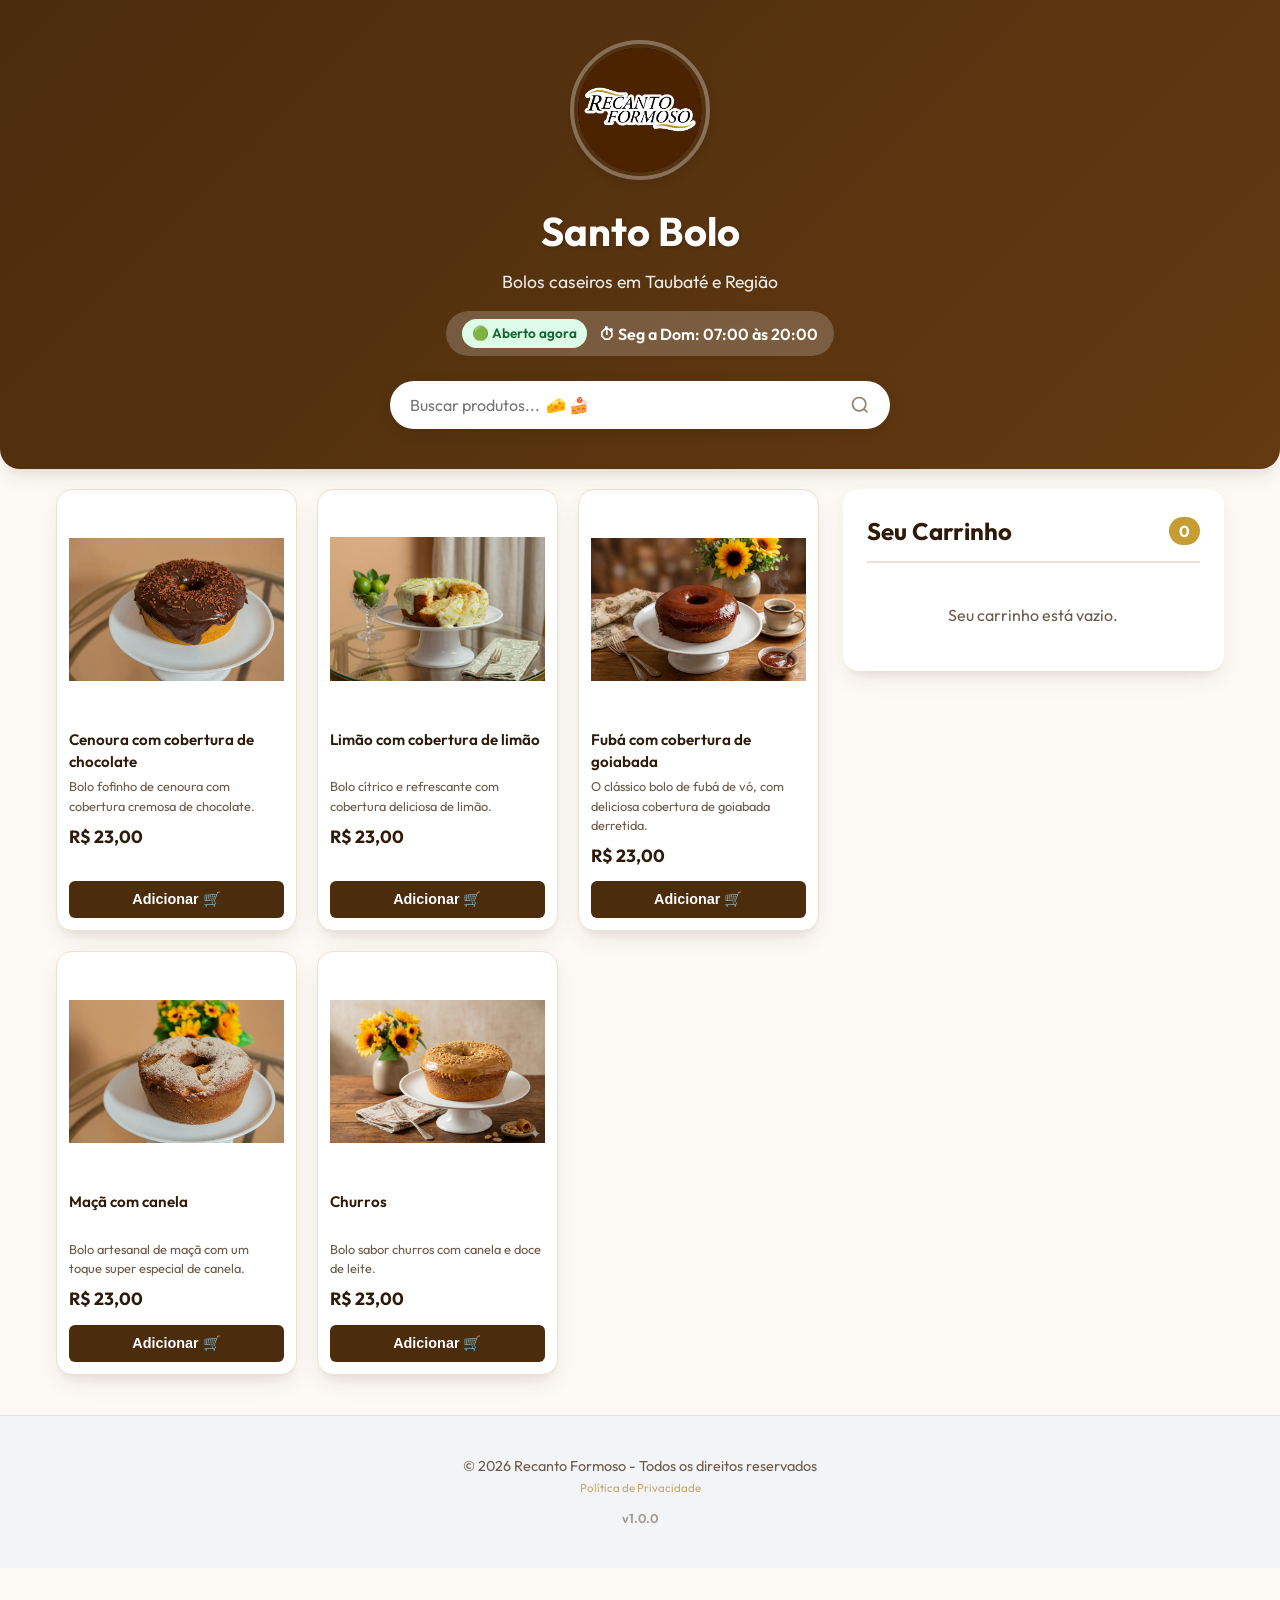
<file: bolos/index.html>
<!DOCTYPE html>
<html lang="pt-BR">

<head>
    <meta charset="UTF-8">
    <meta name="viewport" content="width=device-width, initial-scale=1.0">
    <title>Santo Bolo Taubaté | Bolos Artesanais e Caseiros com Entrega</title>
    <meta name="description" content="Encomende os melhores bolos artesanais e caseiros de Taubaté no Santo Bolo (Recanto Formoso). Bolos frescos, receitas de família e entrega rápida em Taubaté e região. Peça pelo WhatsApp!">
    <meta name="keywords" content="bolos taubaté, bolo caseiro taubaté, entrega de bolos taubaté, santo bolo, recanto formoso taubaté, bolos artesanais">
    <link rel="icon" type="image/png" href="./favicon-96x96.png" sizes="96x96" />
    <link rel="shortcut icon" href="./favicon.ico" />
    <link rel="apple-touch-icon" sizes="180x180" href="./apple-touch-icon.png" />
    <meta name="apple-mobile-web-app-title" content="Santo Bolo" />
    <meta name="mobile-web-app-capable" content="yes">
    <meta name="apple-mobile-web-app-capable" content="yes">
    <meta name="apple-mobile-web-app-status-bar-style" content="black-translucent">
    <meta name="theme-color" content="#4a3728">
    
    <!-- Open Graph / Facebook -->
    <meta property="og:type" content="website">
    <meta property="og:url" content="https://recantoformoso.com/bolos/">
    <meta property="og:title" content="Santo Bolo Taubaté | Bolos Artesanais">
    <meta property="og:description" content="Encomende os melhores bolos artesanais e caseiros de Taubaté. Peça pelo nosso aplicativo!">
    <meta property="og:image" content="https://recantoformoso.com/bolos/imgs/logo-recanto-fundo-out.png">

    <!-- Twitter -->
    <meta property="twitter:card" content="summary_large_image">
    <meta property="twitter:url" content="https://recantoformoso.com/bolos/">
    <meta property="twitter:title" content="Santo Bolo Taubaté | Bolos Artesanais">
    <meta property="twitter:description" content="Encomende os melhores bolos artesanais e caseiros de Taubaté. Peça pelo nosso aplicativo!">
    <meta property="twitter:image" content="https://recantoformoso.com/bolos/imgs/logo-recanto-fundo-out.png">

    <link rel="manifest" href="manifest.json" />
    <link rel="stylesheet" href="style.css">
    <link rel="preconnect" href="https://fonts.googleapis.com">
    <link rel="preconnect" href="https://fonts.gstatic.com" crossorigin>
    <link href="https://fonts.googleapis.com/css2?family=Outfit:wght@300;400;600;700&display=swap" rel="stylesheet">
    
    <!-- JSON-LD Structured Data for Local SEO -->
    <script type="application/ld+json">
    {
      "@context": "https://schema.org",
      "@type": "Bakery",
      "name": "Santo Bolo",
      "image": "imgs/logo-recanto-fundo-out.png",
      "@id": "https://recantoformoso.com/bolos/",
      "url": "https://recantoformoso.com/bolos/",
      "telephone": "+5512991885428",
      "priceRange": "$",
      "address": {
        "@type": "PostalAddress",
        "streetAddress": "Recanto Formoso",
        "addressLocality": "Taubaté",
        "addressRegion": "SP",
        "addressCountry": "BR"
      },
      "openingHoursSpecification": {
        "@type": "OpeningHoursSpecification",
        "dayOfWeek": [
          "Monday", "Tuesday", "Wednesday", "Thursday", "Friday", "Saturday", "Sunday"
        ],
        "opens": "07:00",
        "closes": "20:00"
      },
      "areaServed": [
        {
          "@type": "City",
          "name": "Taubaté"
        },
        {
          "@type": "City",
          "name": "Tremembé"
        },
        {
          "@type": "City",
          "name": "Pindamonhangaba"
        }
      ]
    }
    </script>
</head>

<body>

    <!-- Header / Banner -->
    <header class="store-header">
        <div class="header-overlay"></div>
        <div class="header-content">
            <img src="imgs/logo-recanto-fundo-out.png" alt="Logo Santo Bolo" class="store-logo">
            <h1 class="store-name">Santo Bolo</h1>
            <p class="store-subtitle">Bolos caseiros em Taubaté e Região</p>
            <div class="store-info">
                <span id="store-status" class="status-badge">Verificando...</span>
                <span class="opening-hours">⏱ Seg a Dom: 07:00 às 20:00</span>
            </div>

            <!-- Search Bar -->
            <div class="search-container">
                <input type="text" id="product-search" placeholder="Buscar produtos...  🧀 🍰" onkeyup="filterMenu()">
                <svg class="search-icon" viewBox="0 0 24 24" width="20" height="20" stroke="currentColor"
                    stroke-width="2" fill="none">
                    <circle cx="11" cy="11" r="8"></circle>
                    <line x1="21" y1="21" x2="16.65" y2="16.65"></line>
                </svg>
            </div>
        </div>
    </header>

    <!-- Category Nav Bar -->
    <nav class="category-nav" id="category-nav">
        <!-- Categories will be injected here -->
    </nav>

    <!-- Out of hours banner -->
    <div id="closed-banner" class="closed-banner hidden">
        Estamos fora do horário de atendimento, mas você pode adiantar o seu pedido! Envie agora e ele será atendido assim que abrirmos.
    </div>

    <!-- Main Container -->
    <main class="container">
        <!-- Menu Section -->
        <section class="menu-section" id="menu-section">
            <!-- Categories will be injected here -->
        </section>

        <!-- Cart Section -->
        <section class="cart-section">
            <div class="cart-header">
                <h2>Seu Carrinho</h2>
                <span id="cart-count" class="cart-badge">0</span>
            </div>

            <div id="cart-items" class="cart-items">
                <p class="empty-cart-msg">Seu carrinho está vazio.</p>
            </div>

            <div class="cart-summary hidden" id="cart-summary">
                <div class="cart-row">
                    <span>Subtotal:</span>
                    <span id="subtotal-price">R$ 0,00</span>
                </div>
                <div class="cart-row" id="delivery-fee-row">
                    <span>Taxa de Entrega:</span>
                    <span id="delivery-fee-value">R$ 0,00</span>
                </div>
                <div class="cart-total">
                    <span>Total:</span>
                    <span id="total-price">R$ 0,00</span>
                </div>

                <div class="checkout-form">
                    <h3>Finalizar Pedido</h3>

                    <div class="form-group">
                        <label for="customer-name">Seu Nome</label>
                        <input type="text" id="customer-name" placeholder="Ex: João Silva" required>
                    </div>

                    <div class="form-group">
                        <label>Tipo de Entrega</label>
                        <div class="delivery-options">
                            <label class="radio-label">
                                <input type="radio" name="delivery-type" value="entrega"
                                    onchange="toggleAddress()">
                                Entregar em Casa
                            </label>
                            <label class="radio-label">
                                <input type="radio" name="delivery-type" value="retirada" checked onchange="toggleAddress()">
                                Retirar na Loja
                            </label>
                        </div>
                    </div>

                    <div class="form-group" id="address-group">
                        <label for="customer-address">Endereço de Entrega</label>
                        <input type="text" id="customer-address" placeholder="Rua, Número, Bairro">
                    </div>

                    <div class="form-group">
                        <label for="order-notes">Observações (opcional)</label>
                        <textarea id="order-notes" rows="2"
                            placeholder="Ex: Troco para 50, sem açúcar no suco..."></textarea>
                    </div>

                    <button class="btn-primary" id="btn-checkout" onclick="sendToWhatsApp()">
                        <svg viewBox="0 0 24 24" width="24" height="24" stroke="currentColor" stroke-width="2"
                            fill="none" stroke-linecap="round" stroke-linejoin="round">
                            <path
                                d="M22 16.92v3a2 2 0 0 1-2.18 2 19.79 19.79 0 0 1-8.63-3.07 19.5 19.5 0 0 1-6-6 19.79 19.79 0 0 1-3.07-8.67A2 2 0 0 1 4.11 2h3a2 2 0 0 1 2 1.72 12.84 12.84 0 0 0 .7 2.81 2 2 0 0 1-.45 2.11L8.09 9.91a16 16 0 0 0 6 6l1.27-1.27a2 2 0 0 1 2.11-.45 12.84 12.84 0 0 0 2.81.7A2 2 0 0 1 22 16.92z">
                            </path>
                        </svg>
                        Enviar pedido pelo WhatsApp
                    </button>
                </div>
            </div>
        </section>
    </main>

    <!-- Floating Cart Button for Mobile -->
    <button class="floating-cart" id="floating-cart" onclick="scrollToCart()">
        <div class="floating-cart-content">
            <span class="floating-cart-icon">🛒</span>
            <div class="floating-cart-info">
                <span class="floating-cart-text">Ver Carrinho</span>
                <span class="floating-cart-details">
                    <span id="floating-cart-count">0</span> itens • <span id="floating-cart-total">R$ 0,00</span>
                </span>
            </div>
        </div>
    </button>

    <footer class="main-footer">
        <p>&copy; 2026 Recanto Formoso - Todos os direitos reservados</p>
        <p><a href="privacidade.html" style="color: #c9a66b; text-decoration: none; font-size: 0.8em;">Política de Privacidade</a></p>
        <p class="app-version">v<span id="app-version-val">0.0.0</span></p>
    </footer>

    <script src="data.js"></script>
    <script src="app.js"></script>
</body>

</html>
</file>
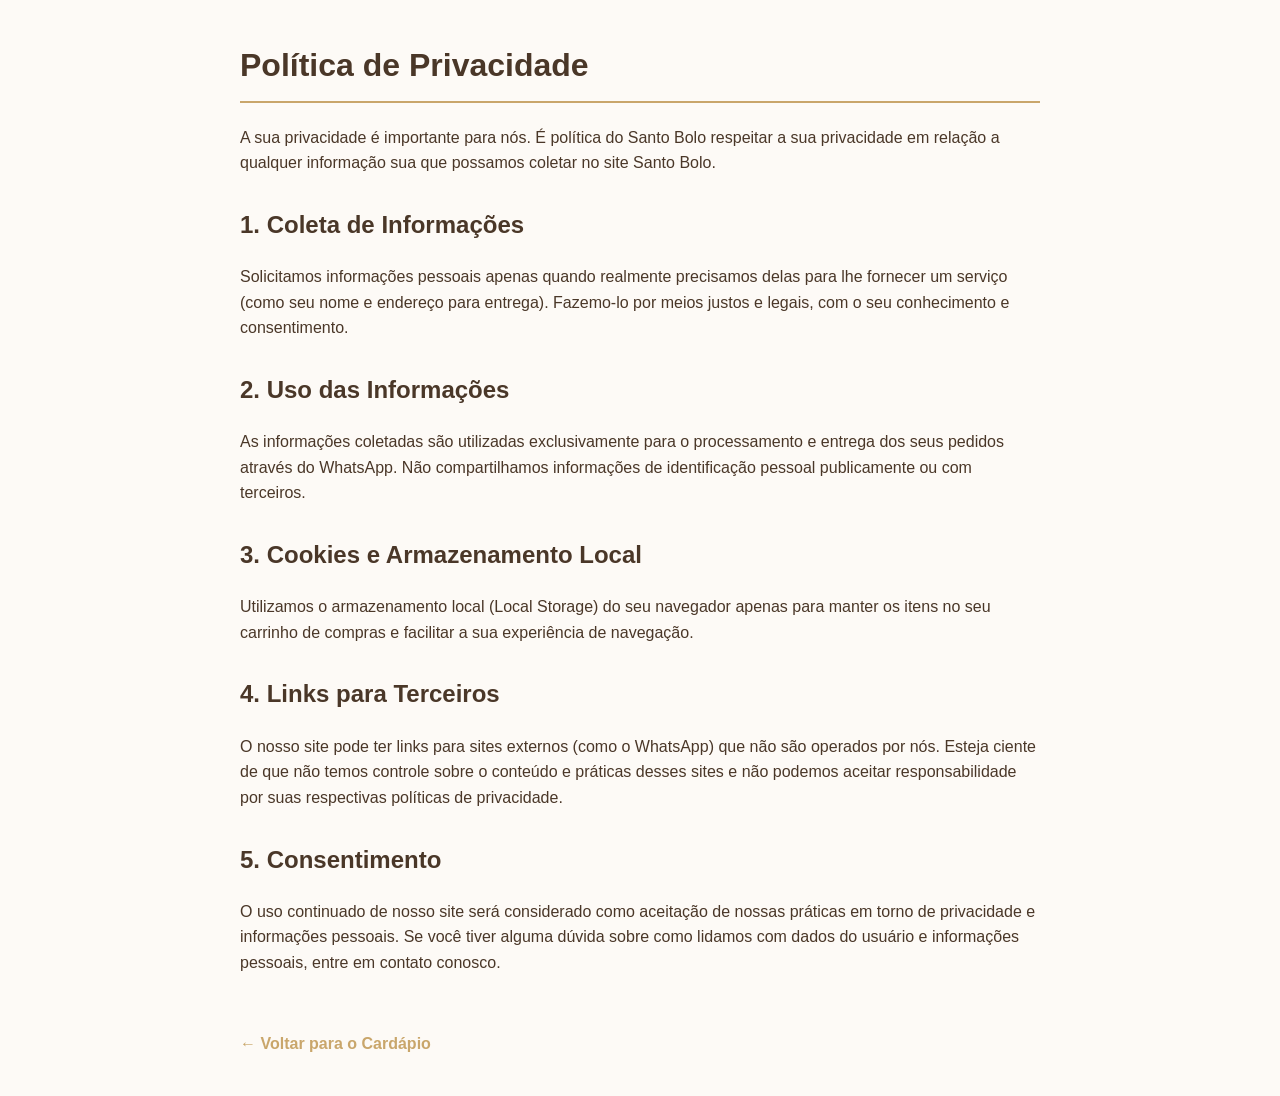
<file: bolos/privacidade.html>
<!DOCTYPE html>
<html lang="pt-BR">
<head>
    <meta charset="UTF-8">
    <meta name="viewport" content="width=device-width, initial-scale=1.0">
    <title>Política de Privacidade | Santo Bolo</title>
    <style>
        body { font-family: 'Outfit', sans-serif; line-height: 1.6; color: #4a3728; max-width: 800px; margin: 40px auto; padding: 0 20px; background-color: #fdfaf6; }
        h1 { color: #4a3728; border-bottom: 2px solid #c9a66b; padding-bottom: 10px; }
        h2 { color: #4a3728; margin-top: 30px; }
        p { margin-bottom: 15px; }
        .back-link { display: inline-block; margin-top: 40px; color: #c9a66b; text-decoration: none; font-weight: bold; }
    </style>
</head>
<body>
    <h1>Política de Privacidade</h1>
    <p>A sua privacidade é importante para nós. É política do Santo Bolo respeitar a sua privacidade em relação a qualquer informação sua que possamos coletar no site Santo Bolo.</p>
    
    <h2>1. Coleta de Informações</h2>
    <p>Solicitamos informações pessoais apenas quando realmente precisamos delas para lhe fornecer um serviço (como seu nome e endereço para entrega). Fazemo-lo por meios justos e legais, com o seu conhecimento e consentimento.</p>
    
    <h2>2. Uso das Informações</h2>
    <p>As informações coletadas são utilizadas exclusivamente para o processamento e entrega dos seus pedidos através do WhatsApp. Não compartilhamos informações de identificação pessoal publicamente ou com terceiros.</p>
    
    <h2>3. Cookies e Armazenamento Local</h2>
    <p>Utilizamos o armazenamento local (Local Storage) do seu navegador apenas para manter os itens no seu carrinho de compras e facilitar a sua experiência de navegação.</p>
    
    <h2>4. Links para Terceiros</h2>
    <p>O nosso site pode ter links para sites externos (como o WhatsApp) que não são operados por nós. Esteja ciente de que não temos controle sobre o conteúdo e práticas desses sites e não podemos aceitar responsabilidade por suas respectivas políticas de privacidade.</p>
    
    <h2>5. Consentimento</h2>
    <p>O uso continuado de nosso site será considerado como aceitação de nossas práticas em torno de privacidade e informações pessoais. Se você tiver alguma dúvida sobre como lidamos com dados do usuário e informações pessoais, entre em contato conosco.</p>

    <a href="index.html" class="back-link">← Voltar para o Cardápio</a>
</body>
</html>
</file>
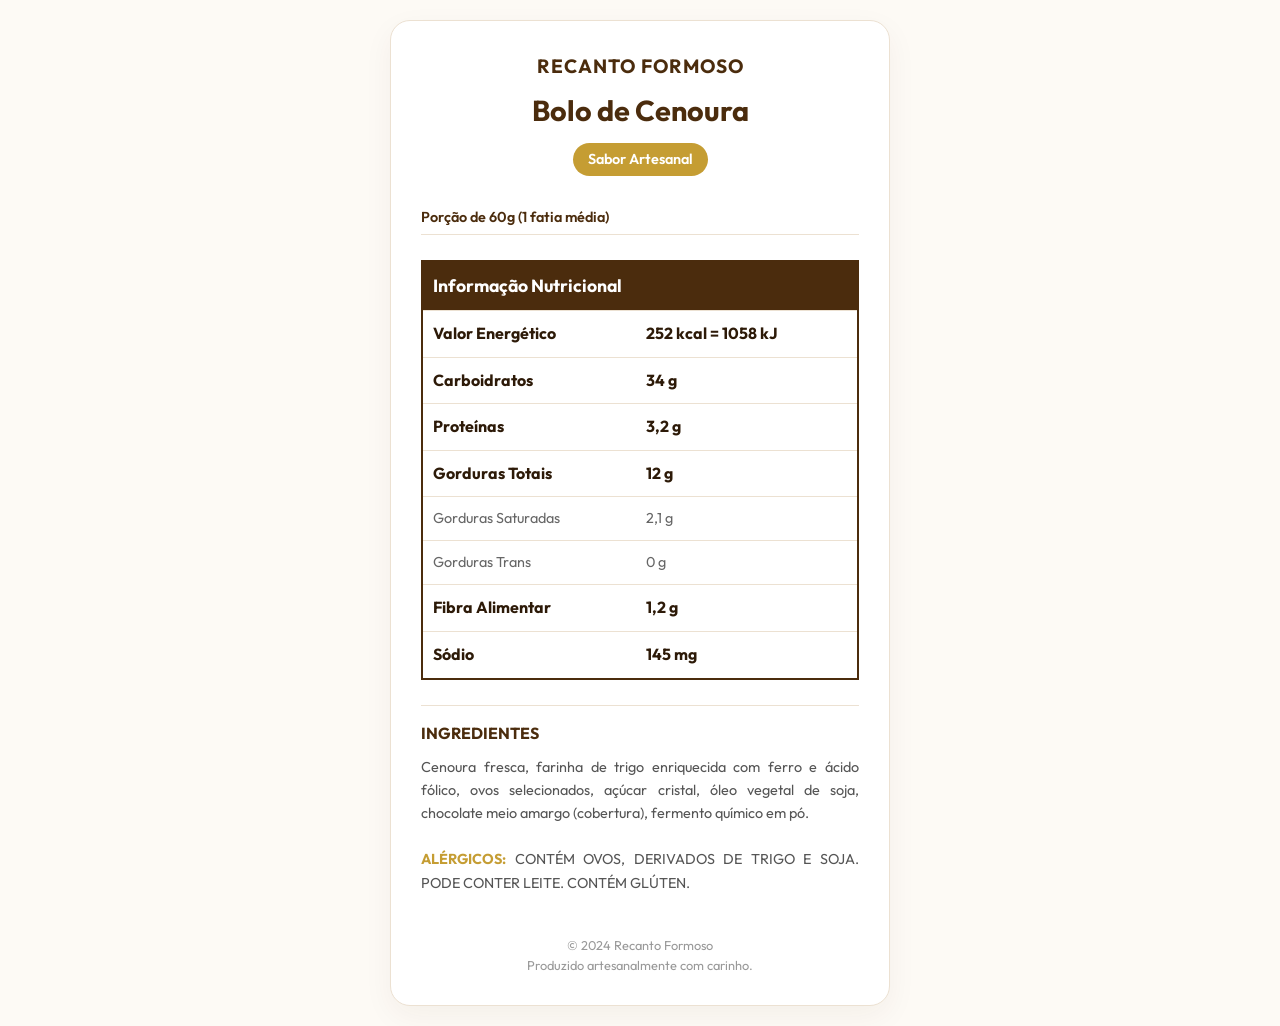
<file: tab-nutri/bolo-cenoura.html>
<!DOCTYPE html>
<html lang="pt-BR">
<head>
    <meta charset="UTF-8">
    <meta name="viewport" content="width=device-width, initial-scale=1.0">
    <title>Informação Nutricional - Bolo de Cenoura | Recanto Formoso</title>
    <link rel="icon" type="image/png" href="../favicon-96x96.png" sizes="96x96" />
    <link rel="shortcut icon" href="../favicon.ico" />
    <link rel="apple-touch-icon" sizes="180x180" href="../apple-touch-icon.png" />
    <meta name="apple-mobile-web-app-title" content="Recanto Formoso" />
    <link rel="manifest" href="../site.webmanifest" />
    <link href="https://fonts.googleapis.com/css2?family=Outfit:wght@300;400;600;700&display=swap" rel="stylesheet">
    <style>
        :root {
            --primary: #4b2c0d;
            --accent: #c59d33;
            --bg: #fdfaf5;
            --text: #2d1a08;
            --border: #ece1d2;
        }

        * {
            margin: 0;
            padding: 0;
            box-sizing: border-box;
        }

        body {
            font-family: 'Outfit', sans-serif;
            background-color: var(--bg);
            color: var(--text);
            line-height: 1.6;
            padding: 20px;
            display: flex;
            justify-content: center;
        }

        .container {
            max-width: 500px;
            width: 100%;
            background: white;
            border-radius: 20px;
            padding: 30px;
            box-shadow: 0 10px 30px rgba(75, 44, 13, 0.05);
            border: 1px solid var(--border);
        }

        .header {
            text-align: center;
            margin-bottom: 30px;
        }

        .logo-text {
            color: var(--primary);
            font-weight: 700;
            font-size: 1.2rem;
            text-transform: uppercase;
            letter-spacing: 1px;
            margin-bottom: 5px;
            display: block;
        }

        .product-name {
            font-size: 1.8rem;
            color: var(--primary);
            margin-bottom: 10px;
        }

        .badge {
            background: var(--accent);
            color: white;
            padding: 5px 15px;
            border-radius: 20px;
            font-size: 0.9rem;
            font-weight: 600;
            display: inline-block;
        }

        .nutrition-table {
            width: 100%;
            border-collapse: collapse;
            margin: 25px 0;
            border: 2px solid var(--primary);
        }

        .nutrition-table th, .nutrition-table td {
            padding: 10px;
            text-align: left;
            border-bottom: 1px solid var(--border);
        }

        .nutrition-table th {
            background-color: var(--primary);
            color: white;
            font-size: 1.1rem;
        }

        .row-main {
            font-weight: 700;
            font-size: 1rem;
        }

        .row-sub {
            padding-left: 25px !important;
            font-size: 0.9rem;
            color: #666;
        }

        .portion-info {
            font-size: 0.9rem;
            color: var(--primary);
            font-weight: 600;
            margin-bottom: 5px;
            border-bottom: 1px solid var(--border);
            padding-bottom: 5px;
        }

        .ingredients-section {
            margin-top: 25px;
            padding-top: 15px;
            border-top: 1px solid var(--border);
        }

        .ingredients-title {
            font-weight: 700;
            color: var(--primary);
            margin-bottom: 10px;
            font-size: 1rem;
            text-transform: uppercase;
        }

        .ingredients-list {
            font-size: 0.9rem;
            color: #555;
            text-align: justify;
        }

        .footer {
            margin-top: 40px;
            text-align: center;
            font-size: 0.8rem;
            color: #999;
        }

        .highlight {
            color: var(--accent);
            font-weight: 700;
        }

        @media (max-width: 400px) {
            .container {
                padding: 20px;
            }
        }
    </style>
</head>
<body>
    <div class="container">
        <header class="header">
            <span class="logo-text">Recanto Formoso</span>
            <h1 class="product-name">Bolo de Cenoura</h1>
            <span class="badge">Sabor Artesanal</span>
        </header>

        <div class="portion-info">
            Porção de 60g (1 fatia média)
        </div>

        <table class="nutrition-table">
            <thead>
                <tr>
                    <th colspan="2">Informação Nutricional</th>
                </tr>
            </thead>
            <tbody>
                <tr class="row-main">
                    <td>Valor Energético</td>
                    <td>252 kcal = 1058 kJ</td>
                </tr>
                <tr class="row-main">
                    <td>Carboidratos</td>
                    <td>34 g</td>
                </tr>
                <tr class="row-main">
                    <td>Proteínas</td>
                    <td>3,2 g</td>
                </tr>
                <tr class="row-main">
                    <td>Gorduras Totais</td>
                    <td>12 g</td>
                </tr>
                <tr class="row-sub">
                    <td>Gorduras Saturadas</td>
                    <td>2,1 g</td>
                </tr>
                <tr class="row-sub">
                    <td>Gorduras Trans</td>
                    <td>0 g</td>
                </tr>
                <tr class="row-main">
                    <td>Fibra Alimentar</td>
                    <td>1,2 g</td>
                </tr>
                <tr class="row-main">
                    <td>Sódio</td>
                    <td>145 mg</td>
                </tr>
            </tbody>
        </table>

        <div class="ingredients-section">
            <h2 class="ingredients-title">Ingredientes</h2>
            <p class="ingredients-list">
                Cenoura fresca, farinha de trigo enriquecida com ferro e ácido fólico, ovos selecionados, açúcar cristal, óleo vegetal de soja, chocolate meio amargo (cobertura), fermento químico em pó. 
                <br><br>
                <span class="highlight">ALÉRGICOS:</span> CONTÉM OVOS, DERIVADOS DE TRIGO E SOJA. PODE CONTER LEITE. CONTÉM GLÚTEN.
            </p>
        </div>

        <footer class="footer">
            &copy; 2024 Recanto Formoso<br>
            Produzido artesanalmente com carinho.
        </footer>
    </div>
</body>
</html>
</file>
<file: bolos/style.css>
:root {
    --primary: #4b2c0d;
    /* Marrom da Logo */
    --primary-hover: #351f09;
    --accent: #c59d33;
    /* Dourado da Logo */
    --accent-hover: #ad8a2c;
    --bg-color: #fdfaf5;
    /* Fundo creme suave */
    --card-bg: #ffffff;
    --text-main: #2d1a08;
    /* Marrom profundo para texto */
    --text-muted: #6b5a4b;
    --success: #16a34a;
    --danger: #dc2626;
    --border: #ece1d2;
    --shadow: 0 10px 25px -5px rgba(75, 44, 13, 0.12), 0 8px 10px -6px rgba(75, 44, 13, 0.07);
    --border-radius: 16px;
}

* {
    margin: 0;
    padding: 0;
    box-sizing: border-box;
}

body {
    font-family: 'Outfit', sans-serif;
    background-color: var(--bg-color);
    color: var(--text-main);
    line-height: 1.5;
    padding-bottom: 80px;
    /* space for mobile floating cart */
}

/* Header */
.store-header {
    position: relative;
    background: linear-gradient(135deg, var(--primary) 0%, #633a11 100%);
    padding: 40px 20px;
    text-align: center;
    color: white;
    border-bottom-left-radius: 20px;
    border-bottom-right-radius: 20px;
    box-shadow: var(--shadow);
}

.header-content {
    position: relative;
    z-index: 2;
    max-width: 800px;
    margin: 0 auto;
}

.store-logo {
    width: 140px;
    height: 140px;
    object-fit: cover;
    border-radius: 50%;
    border: 4px solid rgba(255, 255, 255, 0.3);
    margin-bottom: 15px;
    background: transparent;
    box-shadow: 0 4px 10px rgba(0, 0, 0, 0.1);
}

.store-name {
    font-size: 2.5rem;
    font-weight: 700;
    margin-bottom: 8px;
    text-shadow: 1px 1px 3px rgba(0, 0, 0, 0.2);
}

.store-subtitle {
    font-size: 1.1rem;
    opacity: 0.9;
    margin-bottom: 16px;
}

.store-info {
    display: inline-flex;
    align-items: center;
    gap: 12px;
    background: rgba(255, 255, 255, 0.2);
    padding: 8px 16px;
    border-radius: 30px;
    backdrop-filter: blur(5px);
    font-weight: 600;
}

.status-badge {
    padding: 4px 10px;
    border-radius: 20px;
    font-size: 0.85rem;
    background: #e5e7eb;
    color: #374151;
}

.status-badge.open {
    background: #dcfce7;
    color: #166534;
}

.status-badge.closed {
    background: #fee2e2;
    color: #991b1b;
}

/* Closed Banner */
.closed-banner {
    background-color: #fef2f2;
    color: #b91c1c;
    text-align: center;
    padding: 12px;
    margin: 20px auto;
    max-width: 800px;
    border-radius: var(--border-radius);
    border: 1px solid #fecaca;
    font-weight: 600;
}

.hidden {
    display: none !important;
}

/* Container Layout */
.container {
    max-width: 1200px;
    margin: 20px auto;
    padding: 0 16px;
    display: grid;
    grid-template-columns: 1fr;
    gap: 24px;
}

@media (min-width: 768px) {
    .container {
        grid-template-columns: 2fr 1fr;
        align-items: start;
    }
}

/* Menu Section */
.category-block {
    margin-bottom: 32px;
}

.category-title {
    font-size: 1.5rem;
    font-weight: 700;
    margin-bottom: 16px;
    color: var(--text-main);
    border-bottom: 2px solid var(--border);
    padding-bottom: 8px;
}

.product-grid {
    display: grid;
    grid-template-columns: repeat(2, 1fr);
    gap: 12px;
}

@media (min-width: 768px) {
    .product-grid {
        grid-template-columns: repeat(auto-fill, minmax(220px, 1fr));
        gap: 20px;
    }
}

.product-card {
    background: var(--card-bg);
    border-radius: var(--border-radius);
    padding: 12px;
    box-shadow: var(--shadow);
    display: flex;
    flex-direction: column;
    border: 1px solid var(--border);
    transition: transform 0.2s;
    height: 100%;
}

.product-image {
    width: 100%;
    aspect-ratio: 1/1;
    border-radius: 8px;
    object-fit: contain;
    background: transparent;
    margin-bottom: 12px;
}

.product-info {
    flex: 1;
    display: flex;
    flex-direction: column;
}

.product-name {
    font-size: 0.95rem;
    font-weight: 600;
    margin-bottom: 4px;
    display: -webkit-box;
    -webkit-line-clamp: 2;
    -webkit-box-orient: vertical;
    overflow: hidden;
    height: 2.8rem;
}

.product-unit {
    font-size: 0.8rem;
    color: var(--text-muted);
    margin-bottom: 8px;
}

.product-price {
    font-weight: 700;
    color: var(--text-main);
    font-size: 1.1rem;
    margin-bottom: 12px;
}

.btn-add {
    background: var(--primary);
    color: white;
    border: none;
    padding: 10px;
    border-radius: 6px;
    font-weight: 700;
    font-size: 0.9rem;
    cursor: pointer;
    width: 100%;
    display: flex;
    align-items: center;
    justify-content: center;
    gap: 8px;
}

.btn-add:hover {
    background: var(--primary-hover);
}

.qty-selector {
    display: flex;
    align-items: center;
    justify-content: space-between;
    background: var(--primary);
    color: white;
    border-radius: 6px;
    overflow: hidden;
    height: 40px;
}

.btn-qty-card {
    background: transparent;
    border: none;
    color: white;
    width: 36px;
    height: 100%;
    cursor: pointer;
    font-size: 1.2rem;
    display: flex;
    align-items: center;
    justify-content: center;
}

.btn-qty-card:hover {
    background: rgba(255, 255, 255, 0.1);
}

.card-qty-value {
    font-weight: 700;
    font-size: 1rem;
}

/* Cart Section */
.cart-section {
    background: var(--card-bg);
    border-radius: var(--border-radius);
    padding: 24px;
    box-shadow: var(--shadow);
    position: sticky;
    top: 20px;
}

.cart-header {
    display: flex;
    justify-content: space-between;
    align-items: center;
    margin-bottom: 20px;
    border-bottom: 2px solid var(--border);
    padding-bottom: 12px;
}

.cart-badge {
    background: var(--accent);
    color: white;
    padding: 2px 10px;
    border-radius: 20px;
    font-weight: bold;
}

.empty-cart-msg {
    color: var(--text-muted);
    text-align: center;
    padding: 20px 0;
}

.cart-item {
    display: flex;
    justify-content: space-between;
    align-items: center;
    padding: 12px 0;
    border-bottom: 1px solid #f3f4f6;
}

.cart-item-info {
    flex: 1;
}

.cart-item-name {
    font-weight: 600;
    font-size: 0.95rem;
}

.cart-item-price {
    color: var(--text-muted);
    font-size: 0.9rem;
}

.cart-controls {
    display: flex;
    align-items: center;
    gap: 8px;
}

.btn-qty {
    background: #f3f4f6;
    border: none;
    width: 28px;
    height: 28px;
    border-radius: 6px;
    font-weight: bold;
    cursor: pointer;
    color: var(--text-main);
}

.btn-qty:hover {
    background: #e5e7eb;
}

.cart-qty {
    font-weight: 600;
    min-width: 20px;
    text-align: center;
}

/* Checkout Form */
.cart-row {
    display: flex;
    justify-content: space-between;
    margin-bottom: 8px;
    font-size: 0.95rem;
    color: var(--text-muted);
}

.cart-total {
    display: flex;
    justify-content: space-between;
    font-size: 1.3rem;
    font-weight: 700;
    margin: 15px 0 20px 0;
    padding-top: 15px;
    border-top: 2px dashed #e5e7eb;
}

.checkout-form h3 {
    margin-bottom: 16px;
}

.form-group {
    margin-bottom: 16px;
}

.form-group label {
    display: block;
    margin-bottom: 6px;
    font-weight: 600;
    font-size: 0.95rem;
}

input[type="text"],
textarea {
    width: 100%;
    padding: 12px;
    border: 1px solid #d1d5db;
    border-radius: 8px;
    font-family: inherit;
    font-size: 1rem;
    outline: none;
    transition: border-color 0.2s;
}

input[type="text"]:focus,
textarea:focus {
    border-color: var(--accent);
}

.delivery-options {
    display: flex;
    gap: 16px;
}

.radio-label {
    display: flex;
    align-items: center;
    gap: 6px;
    cursor: pointer;
    font-size: 0.95rem;
}

.btn-primary {
    background: var(--success);
    color: white;
    border: none;
    width: 100%;
    padding: 14px;
    border-radius: 8px;
    font-size: 1.1rem;
    font-weight: 700;
    cursor: pointer;
    display: flex;
    justify-content: center;
    align-items: center;
    gap: 10px;
    transition: background 0.2s;
    font-family: inherit;
    margin-top: 20px;
}

.btn-primary:hover {
    background: #15803d;
}

.btn-primary:disabled {
    background: #9ca3af;
    cursor: not-allowed;
}

/* Mobile Floating Cart Button */
.floating-cart {
    position: fixed;
    bottom: 25px;
    left: 20px;
    right: 20px;
    background: linear-gradient(135deg, var(--primary) 0%, #633a11 100%);
    color: var(--accent);
    border: none;
    padding: 12px 20px;
    border-radius: 16px;
    font-family: inherit;
    box-shadow: 0 10px 25px rgba(75, 44, 13, 0.3);
    z-index: 100;
    display: none;
    cursor: pointer;
    transition: all 0.3s cubic-bezier(0.175, 0.885, 0.32, 1.275);
    border: 1px solid rgba(197, 157, 51, 0.3);
}

.floating-cart:active {
    transform: scale(0.95);
}

.floating-cart-content {
    display: flex;
    align-items: center;
    gap: 15px;
    text-align: left;
}

.floating-cart-icon {
    font-size: 1.5rem;
    background: rgba(197, 157, 51, 0.15);
    width: 45px;
    height: 45px;
    display: flex;
    align-items: center;
    justify-content: center;
    border-radius: 12px;
    color: var(--accent);
}

.floating-cart-info {
    display: flex;
    flex-direction: column;
}

.floating-cart-text {
    font-size: 0.85rem;
    font-weight: 600;
    text-transform: uppercase;
    letter-spacing: 0.5px;
    color: white;
    opacity: 0.9;
}

.floating-cart-details {
    font-size: 1.1rem;
    font-weight: 800;
    color: var(--accent);
}

@media (max-width: 767px) {
    .floating-cart {
        display: block;
    }
}

/* Footer */
.main-footer {
    text-align: center;
    padding: 40px 20px;
    background: #f3f4f6;
    color: var(--text-muted);
    font-size: 0.9rem;
    border-top: 1px solid var(--border);
    margin-top: 40px;
}

.app-version {
    margin-top: 10px;
    opacity: 0.6;
    font-size: 0.8rem;
    font-weight: 600;
}

/* Search Bar */
.search-container {
    margin-top: 25px;
    position: relative;
    max-width: 500px;
    margin-left: auto;
    margin-right: auto;
}

#product-search {
    width: 100%;
    padding: 14px 20px;
    padding-right: 50px;
    border-radius: 30px;
    border: none;
    font-size: 1rem;
    box-shadow: 0 4px 15px rgba(0, 0, 0, 0.1);
    outline: none;
    transition: all 0.3s;
}

#product-search:focus {
    box-shadow: 0 6px 20px rgba(0, 0, 0, 0.15);
    transform: translateY(-2px);
}

.search-icon {
    position: absolute;
    right: 20px;
    top: 50%;
    transform: translateY(-50%);
    color: var(--primary);
    opacity: 0.6;
}

/* Category Nav */
.category-nav {
    display: flex;
    overflow-x: auto;
    padding: 15px 20px;
    background: #f8f9fa;
    border-bottom: 1px solid var(--border);
    gap: 25px;
    scrollbar-width: none;
    -ms-overflow-style: none;
    justify-content: center;
    position: sticky;
    top: 0;
    z-index: 40;
    box-shadow: 0 2px 10px rgba(0, 0, 0, 0.05);
}

.category-nav::-webkit-scrollbar {
    display: none;
}

.nav-item {
    white-space: nowrap;
    text-decoration: none;
    color: var(--text-main);
    font-weight: 500;
    font-size: 0.95rem;
    transition: all 0.2s;
    cursor: pointer;
    border-bottom: 2px solid transparent;
    padding-bottom: 4px;
}

.nav-item:hover {
    color: var(--accent);
}

.nav-item.active {
    color: var(--primary);
    font-weight: 700;
    border-bottom-color: var(--primary);
}

.nav-item.bold {
    font-weight: 800;
    text-transform: uppercase;
    color: var(--text-main);
}

@media (max-width: 767px) {
    .category-nav {
        justify-content: flex-start;
        padding: 12px 16px;
        gap: 20px;
    }
}

/* No Results */
.no-results {
    text-align: center;
    padding: 60px 20px;
    background: white;
    border-radius: var(--border-radius);
    border: 1px dashed var(--border);
}

.no-results p {
    font-size: 1.1rem;
    color: var(--text-muted);
    margin-bottom: 20px;
}

.btn-secondary {
    background: #f3f4f6;
    color: var(--text-main);
    border: 1px solid var(--border);
    padding: 10px 20px;
    border-radius: 8px;
    font-weight: 600;
    cursor: pointer;
    transition: all 0.2s;
}

.btn-secondary:hover {
    background: #e5e7eb;
}

/* Animations */
@keyframes pulse-animation {
    0% {
        transform: scale(1);
    }

    50% {
        transform: scale(1.05);
    }

    100% {
        transform: scale(1);
    }
}

.pulse {
    animation: pulse-animation 0.3s ease-in-out;
}
</file>
